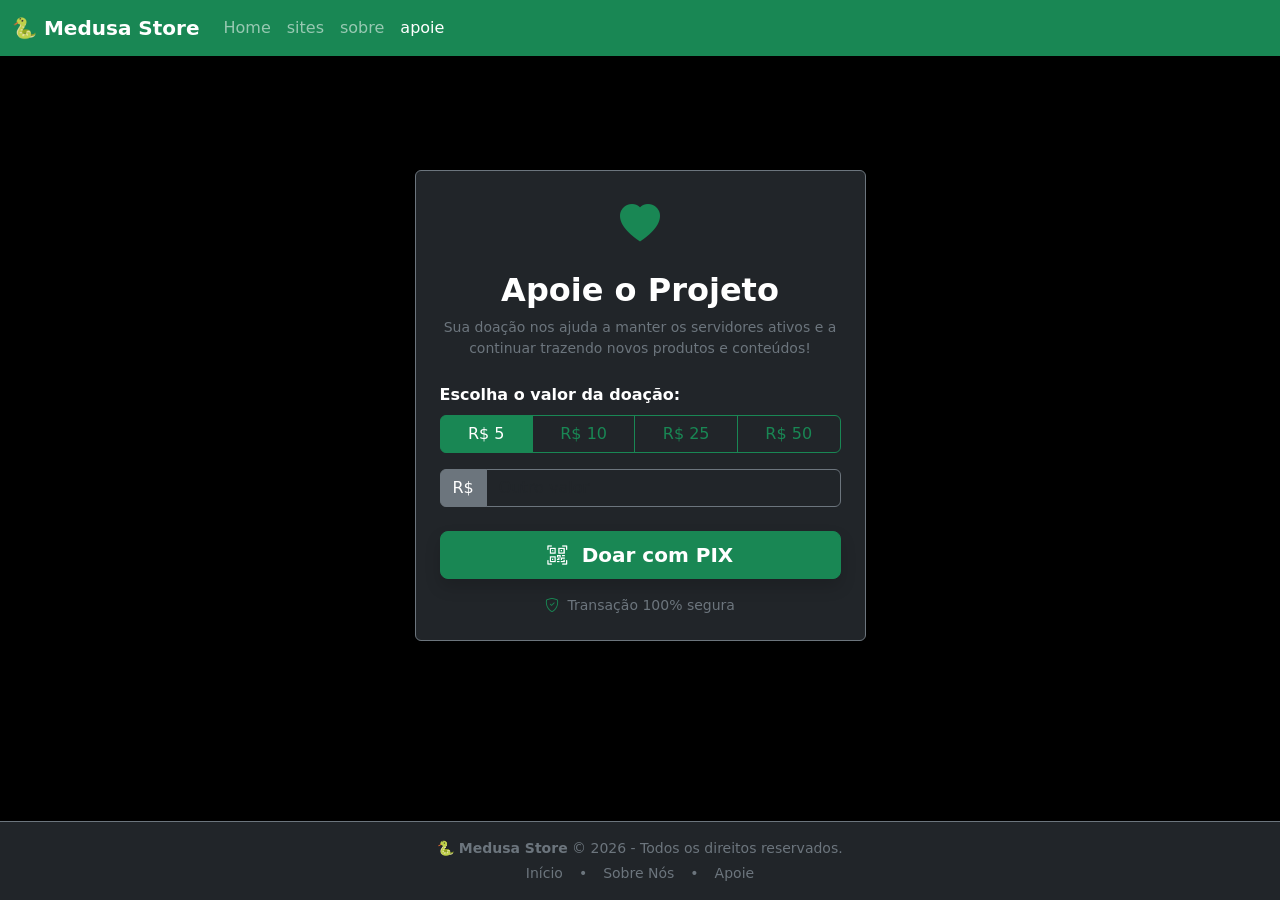
<file: apoie.html>
<!DOCTYPE html>
<html lang="pt-BR">

<head>
    <meta charset="UTF-8">
    <meta name="viewport" content="width=device-width, initial-scale=1.0">
    <title>Apoie - Medusa Store</title>
    <link href="https://cdn.jsdelivr.net/npm/bootstrap@5.3.8/dist/css/bootstrap.min.css" rel="stylesheet"
        integrity="sha384-sRIl4kxILFvY47J16cr9ZwB07vP4J8+LH7qKQnuqkuIAvNWLzeN8tE5YBujZqJLB" crossorigin="anonymous">

    <link rel="stylesheet" href="https://cdn.jsdelivr.net/npm/bootstrap-icons@1.11.3/font/bootstrap-icons.min.css">
</head>

<body class="bg-black text-white d-flex flex-column min-vh-100">


    <nav class="navbar navbar-expand-lg bg-success navbar-dark">
        <div class="container-fluid">
            <a class="navbar-brand fw-bold" href="medusa.html">🐍 Medusa Store</a>
            <button class="navbar-toggler" type="button" data-bs-toggle="collapse" data-bs-target="#navbarNavAltMarkup"
                aria-controls="navbarNavAltMarkup" aria-expanded="false" aria-label="Toggle navigation">
                <span class="navbar-toggler-icon"></span>
            </button>
            <div class="collapse navbar-collapse" id="navbarNavAltMarkup">
                <div class="navbar-nav w-100">
                    <a class="nav-link" href="index.html">Home</a>
                    <a class="nav-link" href="Medusa - Site/jogos.html">sites</a>
                    <a class="nav-link" href="sobre.html">sobre</a>
                    <a class="nav-link active" aria-current="page" href="apoie.html">apoie</a>

                    <div id="user-area" class="ms-auto d-flex align-items-center">

                    </div>
                </div>
            </div>
        </div>
    </nav>


    <main class="container my-auto py-5">
        <div class="row justify-content-center">
            <div class="col-md-6 col-lg-5">
                <div class="card bg-dark text-white border-secondary shadow-lg p-4 text-center">

                    <div class="mb-3 text-success fs-1">
                        <i class="bi bi-heart-fill"></i>
                    </div>

                    <h2 class="fw-bold mb-2">Apoie o Projeto</h2>
                    <p class="text-secondary small mb-4">
                        Sua doação nos ajuda a manter os servidores ativos e a continuar trazendo novos produtos e
                        conteúdos!
                    </p>


                    <form id="formApoio" onsubmit="realizarDoacao(event)">
                        <label class="form-label fw-bold d-block text-start">Escolha o valor da doação:</label>

                        <div class="btn-group w-100 mb-3" role="group" aria-label="Valores de doação">
                            <input type="radio" class="btn-check" name="valorDoacao" id="val5" value="5"
                                autocomplete="off" checked>
                            <label class="btn btn-outline-success" for="val5">R$ 5</label>

                            <input type="radio" class="btn-check" name="valorDoacao" id="val10" value="10"
                                autocomplete="off">
                            <label class="btn btn-outline-success" for="val10">R$ 10</label>

                            <input type="radio" class="btn-check" name="valorDoacao" id="val25" value="25"
                                autocomplete="off">
                            <label class="btn btn-outline-success" for="val25">R$ 25</label>

                            <input type="radio" class="btn-check" name="valorDoacao" id="val50" value="50"
                                autocomplete="off">
                            <label class="btn btn-outline-success" for="val50">R$ 50</label>
                        </div>


                        <div class="mb-4">
                            <div class="input-group">
                                <span class="input-group-text bg-secondary text-white border-secondary">R$</span>
                                <input type="number" id="valorLivre"
                                    class="form-control bg-dark text-white border-secondary" placeholder="Outro valor"
                                    min="1" step="0.50">
                            </div>
                        </div>


                        <button type="submit" class="btn btn-success btn-lg w-100 fw-bold shadow">
                            <i class="bi bi-qr-code-scan me-2"></i> Doar com PIX
                        </button>
                    </form>


                    <small class="text-secondary d-block mt-3">
                        <i class="bi bi-shield-check text-success me-1"></i> Transação 100% segura
                    </small>
                </div>
            </div>
        </div>
    </main>


    <footer class="bg-dark text-secondary text-center py-3 border-top border-secondary mt-auto">
        <div class="container">
            <p class="mb-1 small">🐍 <strong>Medusa Store</strong> &copy; 2026 - Todos os direitos reservados.</p>
            <div class="d-flex justify-content-center gap-3 small">
                <a href="medusa.html" class="text-secondary text-decoration-none">Início</a>
                <span>•</span>
                <a href="sobre.html" class="text-secondary text-decoration-none">Sobre Nós</a>
                <span>•</span>
                <a href="apoie.html" class="text-secondary text-decoration-none">Apoie</a>
            </div>
        </div>
    </footer>


    <script src="https://cdn.jsdelivr.net/npm/bootstrap@5.3.8/dist/js/bootstrap.bundle.min.js"></script>


    <script>
        function realizarDoacao(event) {
            event.preventDefault();

            const valorLivre = document.getElementById('valorLivre').value;
            let valorFinal = 0;

            if (valorLivre && parseFloat(valorLivre) > 0) {
                valorFinal = parseFloat(valorLivre);
            } else {
                const radioSelecionado = document.querySelector('input[name="valorDoacao"]:checked');
                valorFinal = parseFloat(radioSelecionado.value);
            }

            alert(`Obrigado pelo apoio! Chave Pix para doação de R$ ${valorFinal.toFixed(2)} gerada com sucesso.`);
        }
    </script>
</body>

</html>
</file>
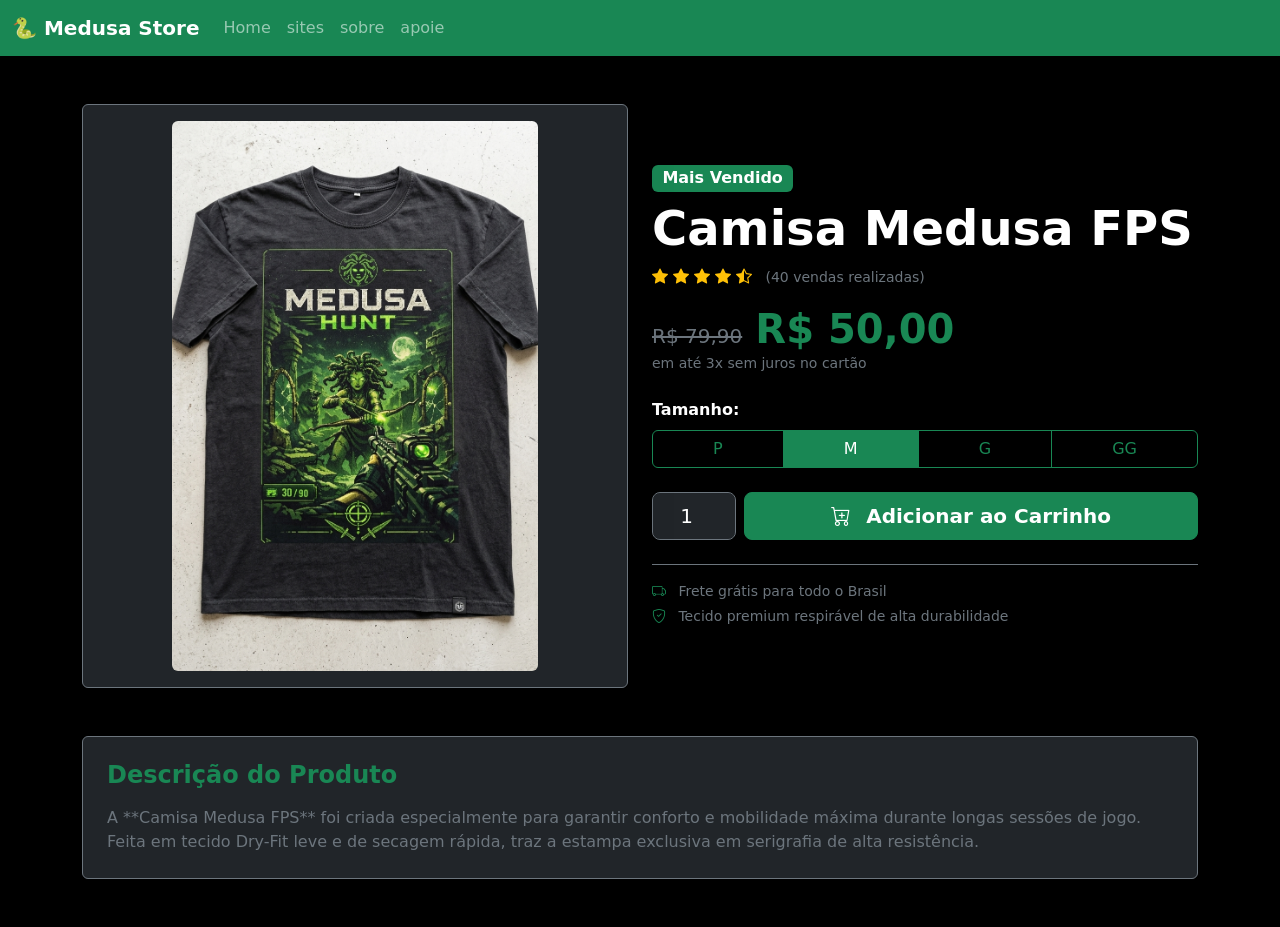
<file: camisa1.html>
<!DOCTYPE html>
<html lang="pt-BR">

<head>
    <meta charset="UTF-8">
    <meta name="viewport" content="width=device-width, initial-scale=1.0">
    <title>Camisa Medusa FPS - Medusa Store</title>
    <link href="https://cdn.jsdelivr.net/npm/bootstrap@5.3.8/dist/css/bootstrap.min.css" rel="stylesheet"
        integrity="sha384-sRIl4kxILFvY47J16cr9ZwB07vP4J8+LH7qKQnuqkuIAvNWLzeN8tE5YBujZqJLB" crossorigin="anonymous">
    
    <link rel="stylesheet" href="https://cdn.jsdelivr.net/npm/bootstrap-icons@1.11.3/font/bootstrap-icons.min.css">
</head>

<body class="bg-black text-white">

    
    <nav class="navbar navbar-expand-lg bg-success navbar-dark">
        <div class="container-fluid">
            <a class="navbar-brand fw-bold" href="medusa.html">🐍 Medusa Store</a>
            <button class="navbar-toggler" type="button" data-bs-toggle="collapse" data-bs-target="#navbarNavAltMarkup"
                aria-controls="navbarNavAltMarkup" aria-expanded="false" aria-label="Toggle navigation">
                <span class="navbar-toggler-icon"></span>
            </button>
            <div class="collapse navbar-collapse" id="navbarNavAltMarkup">
                <div class="navbar-nav w-100">
                    <a class="nav-link" href="index.html">Home</a>
                    <a class="nav-link" href="Medusa - Site/jogos.html">sites</a>
                    <a class="nav-link" href="sobre.html">sobre</a>
                    <a class="nav-link" href="apoie.html">apoie</a>

                    <div id="user-area" class="ms-auto d-flex align-items-center">
                       
                    </div>
                </div>
            </div>
        </div>
    </nav>

    
    <main class="container py-5">
        <div class="row g-4 align-items-center">
            
            
            <div class="col-md-6 text-center">
                <div class="card bg-dark border-secondary p-3 shadow-lg">
                    <img src="imagens/medusafpscamisa.jfif" alt="Camisa Medusa FPS" class="img-fluid rounded mx-auto" style="max-height: 550px; object-fit: contain;">
                </div>
            </div>

            
            <div class="col-md-6">
                <span class="badge bg-success mb-2 fs-6">Mais Vendido</span>
                <h1 class="fw-bold display-5">Camisa Medusa FPS</h1>
                
                
                <div class="mb-3 text-warning">
                    <i class="bi bi-star-fill"></i>
                    <i class="bi bi-star-fill"></i>
                    <i class="bi bi-star-fill"></i>
                    <i class="bi bi-star-fill"></i>
                    <i class="bi bi-star-half"></i>
                    <span class="text-secondary ms-2 small">(40 vendas realizadas)</span>
                </div>

                
                <div class="mb-4">
                    <span class="text-secondary text-decoration-line-through me-2 fs-5">R$ 79,90</span>
                    <span class="display-6 fw-bold text-success">R$ 50,00</span>
                    <small class="d-block text-secondary">em até 3x sem juros no cartão</small>
                </div>

                
                <div class="mb-4">
                    <label class="form-label fw-bold">Tamanho:</label>
                    <div class="btn-group w-100" role="group" aria-label="Seleção de Tamanho">
                        <input type="radio" class="btn-check" name="tamanho" id="tam-p" autocomplete="off">
                        <label class="btn btn-outline-success" for="tam-p">P</label>

                        <input type="radio" class="btn-check" name="tamanho" id="tam-m" autocomplete="off" checked>
                        <label class="btn btn-outline-success" for="tam-m">M</label>

                        <input type="radio" class="btn-check" name="tamanho" id="tam-g" autocomplete="off">
                        <label class="btn btn-outline-success" for="tam-g">G</label>

                        <input type="radio" class="btn-check" name="tamanho" id="tam-gg" autocomplete="off">
                        <label class="btn btn-outline-success" for="tam-gg">GG</label>
                    </div>
                </div>

                
                <div class="row g-2 mb-4">
                    <div class="col-3 col-sm-2">
                        <input type="number" id="qtdProduto" class="form-control form-control-lg bg-dark text-white border-secondary text-center" value="1" min="1">
                    </div>
                    <div class="col-9 col-sm-10">
                        <button class="btn btn-success btn-lg w-100 fw-bold" onclick="comprarProduto()">
                            <i class="bi bi-cart-plus me-2"></i> Adicionar ao Carrinho
                        </button>
                    </div>
                </div>

                
                <div class="border-top border-secondary pt-3 text-secondary small">
                    <p class="mb-1"><i class="bi bi-truck me-2 text-success"></i> Frete grátis para todo o Brasil</p>
                    <p class="mb-0"><i class="bi bi-shield-check me-2 text-success"></i> Tecido premium respirável de alta durabilidade</p>
                </div>
            </div>

        </div>

        
        <div class="row mt-5">
            <div class="col-12">
                <div class="card bg-dark border-secondary p-4">
                    <h4 class="fw-bold text-success mb-3">Descrição do Produto</h4>
                    <p class="text-secondary mb-0">
                        A **Camisa Medusa FPS** foi criada especialmente para garantir conforto e mobilidade máxima durante longas sessões de jogo. Feita em tecido Dry-Fit leve e de secagem rápida, traz a estampa exclusiva em serigrafia de alta resistência.
                    </p>
                </div>
            </div>
        </div>
    </main>

    
    <script src="https://cdn.jsdelivr.net/npm/bootstrap@5.3.8/dist/js/bootstrap.bundle.min.js"></script>

    <script>
       function comprarProduto() {

    const qtd = parseInt(document.getElementById('qtdProduto').value) || 1;
    
    const nomeProduto = document.querySelector('h1').innerText.trim();
    
    const precoTexto = document.querySelector('.text-success.display-6, .text-success.fs-2').innerText;
    const precoUnitario = parseFloat(precoTexto.replace('R$', '').replace('.', '').replace(',', '.').trim()) || 0;

    const totalCompra = qtd * precoUnitario;

    let dadosSalvos = localStorage.getItem('dadosLoja');
    let dados = dadosSalvos ? JSON.parse(dadosSalvos) : {
        ganhos: 0,
        gastos: 1200.00,
        itemMaisVendido: "-",
        vendasPorItem: {}
    };

    dados.ganhos = (Number(dados.ganhos) || 0) + totalCompra;

    if (!dados.vendasPorItem[nomeProduto]) {
        dados.vendasPorItem[nomeProduto] = 0;
    }
    dados.vendasPorItem[nomeProduto] += qtd;

    let maisVendido = "";
    let maiorQtd = 0;
    for (const [item, quantidade] of Object.entries(dados.vendasPorItem)) {
        if (quantidade > maiorQtd) {
            maiorQtd = quantidade;
            maisVendido = item;
        }
    }
    dados.itemMaisVendido = maisVendido;

    localStorage.setItem('dadosLoja', JSON.stringify(dados));

    alert(`Compra de ${qtd}x "${nomeProduto}" realizada com sucesso!\nTotal: R$ ${totalCompra.toFixed(2)}`);
}
    </script>
</body>

</html>
</file>
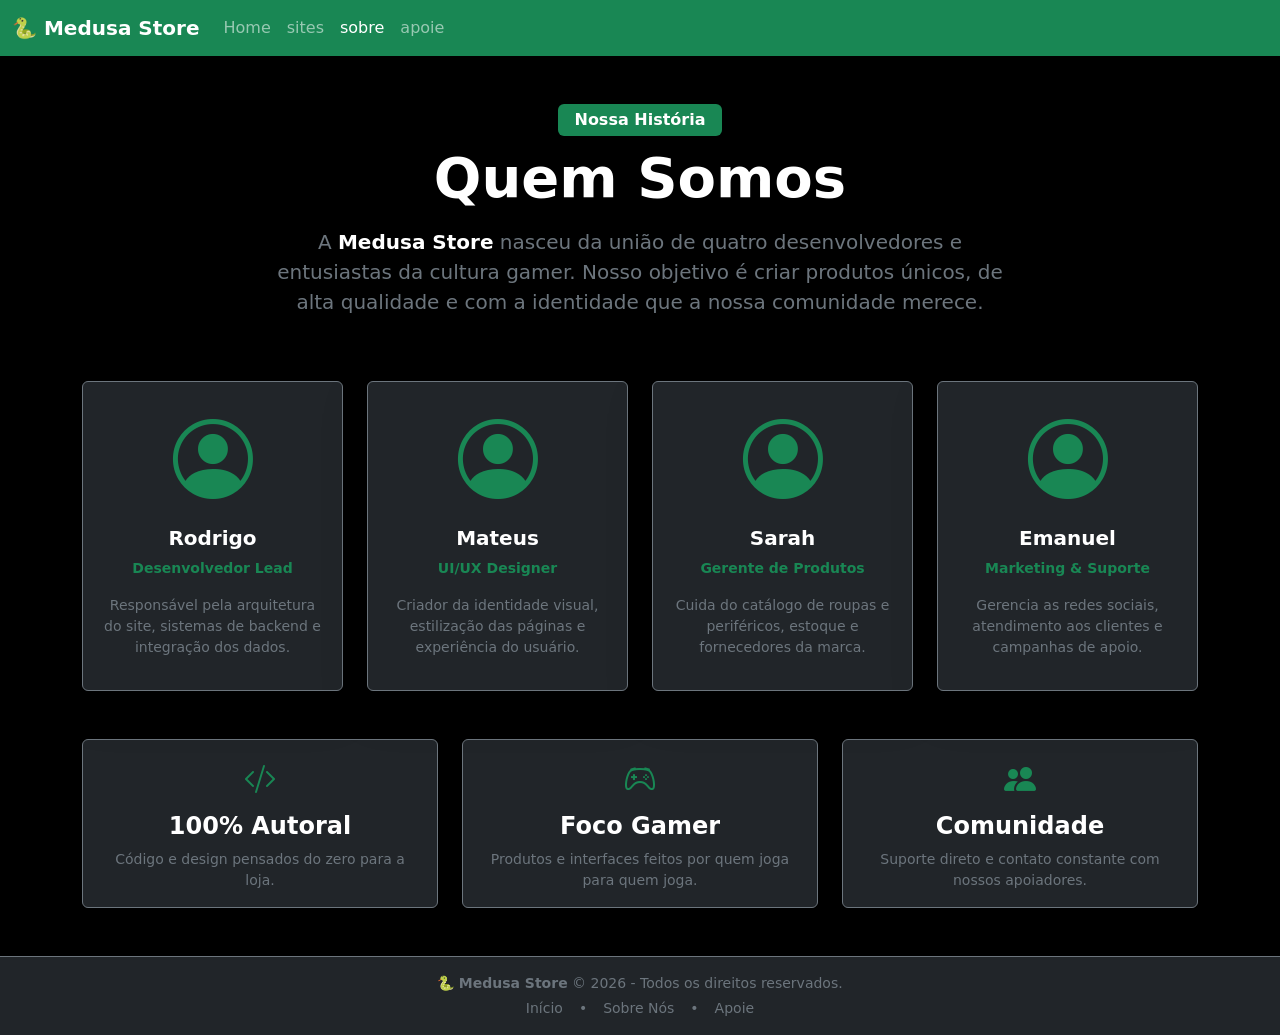
<file: sobre.html>
<!DOCTYPE html>
<html lang="pt-BR">

<head>
    <meta charset="UTF-8">
    <meta name="viewport" content="width=device-width, initial-scale=1.0">
    <title>Sobre Nós - Medusa Store</title>
    <link href="https://cdn.jsdelivr.net/npm/bootstrap@5.3.8/dist/css/bootstrap.min.css" rel="stylesheet"
        integrity="sha384-sRIl4kxILFvY47J16cr9ZwB07vP4J8+LH7qKQnuqkuIAvNWLzeN8tE5YBujZqJLB" crossorigin="anonymous">
    
    <link rel="stylesheet" href="https://cdn.jsdelivr.net/npm/bootstrap-icons@1.11.3/font/bootstrap-icons.min.css">
</head>

<body class="bg-black text-white d-flex flex-column min-vh-100">

    
    <nav class="navbar navbar-expand-lg bg-success navbar-dark">
        <div class="container-fluid">
            <a class="navbar-brand fw-bold" href="medusa.html">🐍 Medusa Store</a>
            <button class="navbar-toggler" type="button" data-bs-toggle="collapse" data-bs-target="#navbarNavAltMarkup"
                aria-controls="navbarNavAltMarkup" aria-expanded="false" aria-label="Toggle navigation">
                <span class="navbar-toggler-icon"></span>
            </button>
            <div class="collapse navbar-collapse" id="navbarNavAltMarkup">
                <div class="navbar-nav w-100">
                    <a class="nav-link" href="index.html">Home</a>
                    <a class="nav-link" href="Medusa - Site/jogos.html">sites</a>
                    <a class="nav-link active" aria-current="page" href="sobre.html">sobre</a>
                    <a class="nav-link" href="apoie.html">apoie</a>

                    <div id="user-area" class="ms-auto d-flex align-items-center">
                        
                    </div>
                </div>
            </div>
        </div>
    </nav>

   
    <main class="container py-5 my-auto">

        
        <div class="row justify-content-center text-center mb-5">
            <div class="col-lg-8">
                <span class="badge bg-success mb-2 px-3 py-2 fs-6">Nossa História</span>
                <h1 class="fw-bold display-4 mb-3">Quem Somos</h1>
                <p class="text-secondary fs-5">
                    A <strong class="text-white">Medusa Store</strong> nasceu da união de quatro desenvolvedores e
                    entusiastas da cultura gamer. Nosso objetivo é criar produtos únicos, de alta qualidade e com a
                    identidade que a nossa comunidade merece.
                </p>
            </div>
        </div>

        
        <div class="row g-4 mb-5">

            
            <div class="col-md-6 col-lg-3">
                <div class="card bg-dark text-white border-secondary h-100 text-center p-3 shadow-lg">
                    <div class="my-3">
                        <i class="bi bi-person-circle display-1 text-success"></i>
                    </div>
                    <div class="card-body p-0">
                        <h5 class="fw-bold card-title">Rodrigo</h5>
                        <p class="text-success small fw-semibold">Desenvolvedor Lead</p>
                        <p class="text-secondary small">
                            Responsável pela arquitetura do site, sistemas de backend e integração dos dados.
                        </p>
                    </div>
                </div>
            </div>

            
            <div class="col-md-6 col-lg-3">
                <div class="card bg-dark text-white border-secondary h-100 text-center p-3 shadow-lg">
                    <div class="my-3">
                        <i class="bi bi-person-circle display-1 text-success"></i>
                    </div>
                    <div class="card-body p-0">
                        <h5 class="fw-bold card-title">Mateus</h5>
                        <p class="text-success small fw-semibold">UI/UX Designer</p>
                        <p class="text-secondary small">
                            Criador da identidade visual, estilização das páginas e experiência do usuário.
                        </p>
                    </div>
                </div>
            </div>

           
            <div class="col-md-6 col-lg-3">
                <div class="card bg-dark text-white border-secondary h-100 text-center p-3 shadow-lg">
                    <div class="my-3">
                        <i class="bi bi-person-circle display-1 text-success"></i>
                    </div>
                    <div class="card-body p-0">
                        <h5 class="fw-bold card-title">Sarah</h5>
                        <p class="text-success small fw-semibold">Gerente de Produtos</p>
                        <p class="text-secondary small">
                            Cuida do catálogo de roupas e periféricos, estoque e fornecedores da marca.
                        </p>
                    </div>
                </div>
            </div>

           
            <div class="col-md-6 col-lg-3">
                <div class="card bg-dark text-white border-secondary h-100 text-center p-3 shadow-lg">
                    <div class="my-3">
                        <i class="bi bi-person-circle display-1 text-success"></i>
                    </div>
                    <div class="card-body p-0">
                        <h5 class="fw-bold card-title">Emanuel</h5>
                        <p class="text-success small fw-semibold">Marketing & Suporte</p>
                        <p class="text-secondary small">
                            Gerencia as redes sociais, atendimento aos clientes e campanhas de apoio.
                        </p>
                    </div>
                </div>
            </div>

        </div>

        
        <div class="row g-4 text-center">
            <div class="col-md-4">
                <div class="p-3 border border-secondary rounded bg-dark">
                    <i class="bi bi-code-slash text-success fs-2 mb-2 d-block"></i>
                    <h4 class="fw-bold">100% Autoral</h4>
                    <p class="text-secondary small mb-0">Código e design pensados do zero para a loja.</p>
                </div>
            </div>
            <div class="col-md-4">
                <div class="p-3 border border-secondary rounded bg-dark">
                    <i class="bi bi-controller text-success fs-2 mb-2 d-block"></i>
                    <h4 class="fw-bold">Foco Gamer</h4>
                    <p class="text-secondary small mb-0">Produtos e interfaces feitos por quem joga para quem joga.</p>
                </div>
            </div>
            <div class="col-md-4">
                <div class="p-3 border border-secondary rounded bg-dark">
                    <i class="bi bi-people-fill text-success fs-2 mb-2 d-block"></i>
                    <h4 class="fw-bold">Comunidade</h4>
                    <p class="text-secondary small mb-0">Suporte direto e contato constante com nossos apoiadores.</p>
                </div>
            </div>
        </div>

    </main>

  
    <footer class="bg-dark text-secondary text-center py-3 border-top border-secondary mt-auto">
        <div class="container">
            <p class="mb-1 small">🐍 <strong>Medusa Store</strong> &copy; 2026 - Todos os direitos reservados.</p>
            <div class="d-flex justify-content-center gap-3 small">
                <a href="medusa.html" class="text-secondary text-decoration-none">Início</a>
                <span>•</span>
                <a href="sobre.html" class="text-secondary text-decoration-none">Sobre Nós</a>
                <span>•</span>
                <a href="apoie.html" class="text-secondary text-decoration-none">Apoie</a>
            </div>
        </div>
    </footer>

  
    <script src="https://cdn.jsdelivr.net/npm/bootstrap@5.3.8/dist/js/bootstrap.bundle.min.js"></script>
</body>

</html>
</file>
